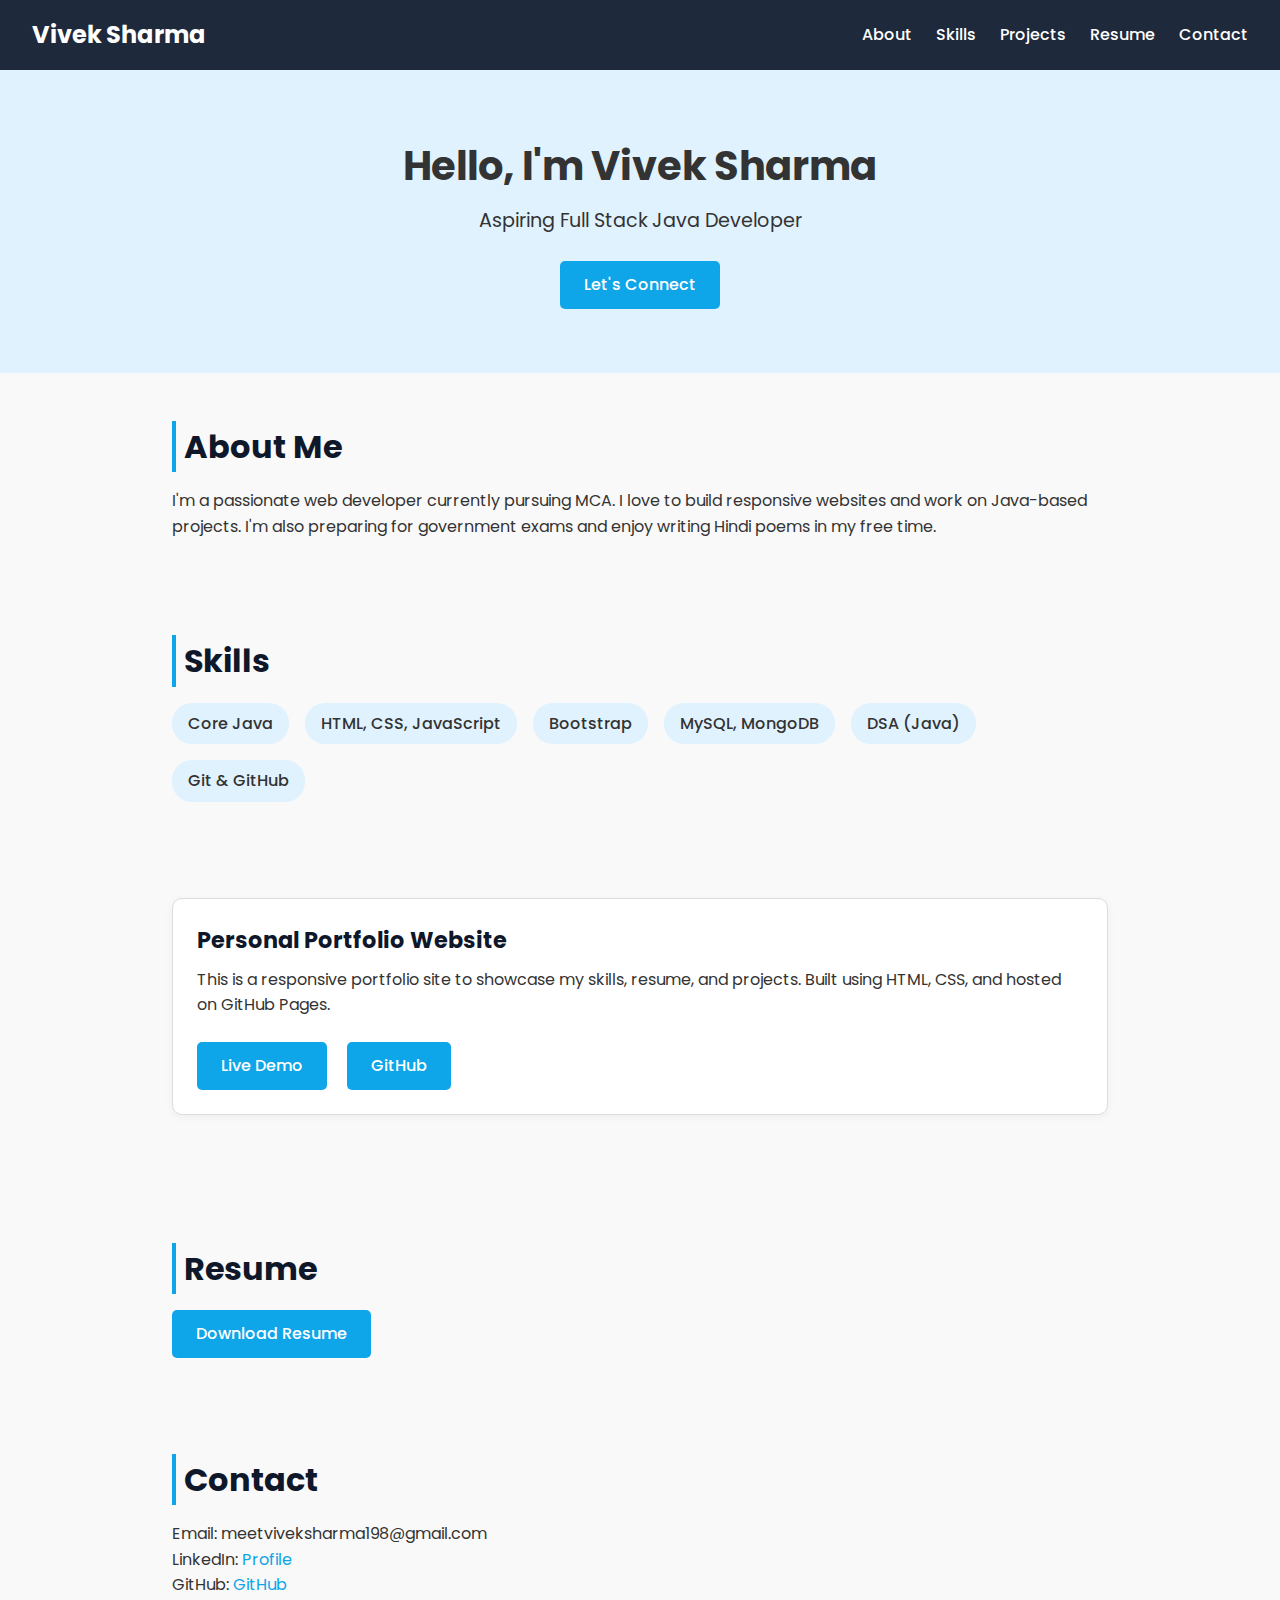
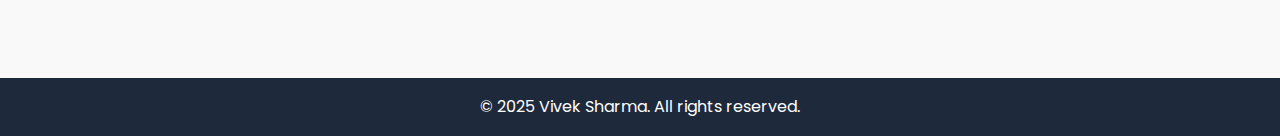
<file: Project 1/index.html>
<!DOCTYPE html>
<html lang="en">
  <head>
    <meta charset="UTF-8" />
    <meta name="viewport" content="width=device-width, initial-scale=1.0" />
    <title>Vivek Sharma | Portfolio</title>

    <!-- Google Fonts -->
    <link
      href="https://fonts.googleapis.com/css2?family=Poppins:wght@400;600&display=swap"
      rel="stylesheet"
    />

    <!-- CSS File -->
    <link rel="stylesheet" href="style.css" />
  </head>
  <body>
    <!-- Navbar -->
    <header>
      <nav class="navbar">
        <div class="logo">Vivek Sharma</div>
        <ul class="nav-links">
          <li><a href="#about">About</a></li>
          <li><a href="#skills">Skills</a></li>
          <li><a href="#projects">Projects</a></li>
          <li><a href="#resume">Resume</a></li>
          <li><a href="#contact">Contact</a></li>
        </ul>
      </nav>
    </header>

    <!-- Hero Section -->
    <section class="hero" id="home">
      <h1>Hello, I'm Vivek Sharma</h1>
      <p>Aspiring Full Stack Java Developer</p>
      <a
        href="https://www.linkedin.com/in/vivek-sharma-789465201/"
        class="btn"
        target="_blank"
        >Let's Connect</a
      >
    </section>

    <!-- About Section -->
    <section id="about" class="section">
      <h2>About Me</h2>
      <p>
        I'm a passionate web developer currently pursuing MCA. I love to build
        responsive websites and work on Java-based projects. I'm also preparing
        for government exams and enjoy writing Hindi poems in my free time.
      </p>
    </section>

    <!-- Skills Section -->
    <section id="skills" class="section">
      <h2>Skills</h2>
      <ul class="skills-list">
        <li>Core Java</li>
        <li>HTML, CSS, JavaScript</li>
        <li>Bootstrap</li>
        <li>MySQL, MongoDB</li>
        <li>DSA (Java)</li>
        <li>Git & GitHub</li>
      </ul>
    </section>

    <!-- Projects Section -->
    <section id="projects" class="section">
      <div class="project-card">
        <h3>Personal Portfolio Website</h3>
        <p>
          This is a responsive portfolio site to showcase my skills, resume, and
          projects. Built using HTML, CSS, and hosted on GitHub Pages.
        </p>
        <a href="https://your-live-project-link.com" target="_blank" class="btn"
          >Live Demo</a
        >
        <a
          href="https://github.com/yourusername/portfolio"
          target="_blank"
          class="btn"
          >GitHub</a
        >
      </div>
    </section>

    <!-- Resume Section -->
    <section id="resume" class="section">
      <h2>Resume</h2>
      <a href="assets/resume.pdf" class="btn" download>Download Resume</a>
    </section>

    <!-- Contact Section -->
    <section id="contact" class="section">
      <h2>Contact</h2>
      <p>Email: meetviveksharma198@gmail.com</p>
      <p>
        LinkedIn:
        <a
          href="https://www.linkedin.com/in/vivek-sharma-789465201/"
          target="_blank"
          >Profile</a
        >
      </p>
      <p>
        GitHub:
        <a href="https://github.com/vish202324" target="_blank">GitHub</a>
      </p>
    </section>

    <!-- Footer -->
    <footer>
      <p>© 2025 Vivek Sharma. All rights reserved.</p>
    </footer>
  </body>
</html>
</file>
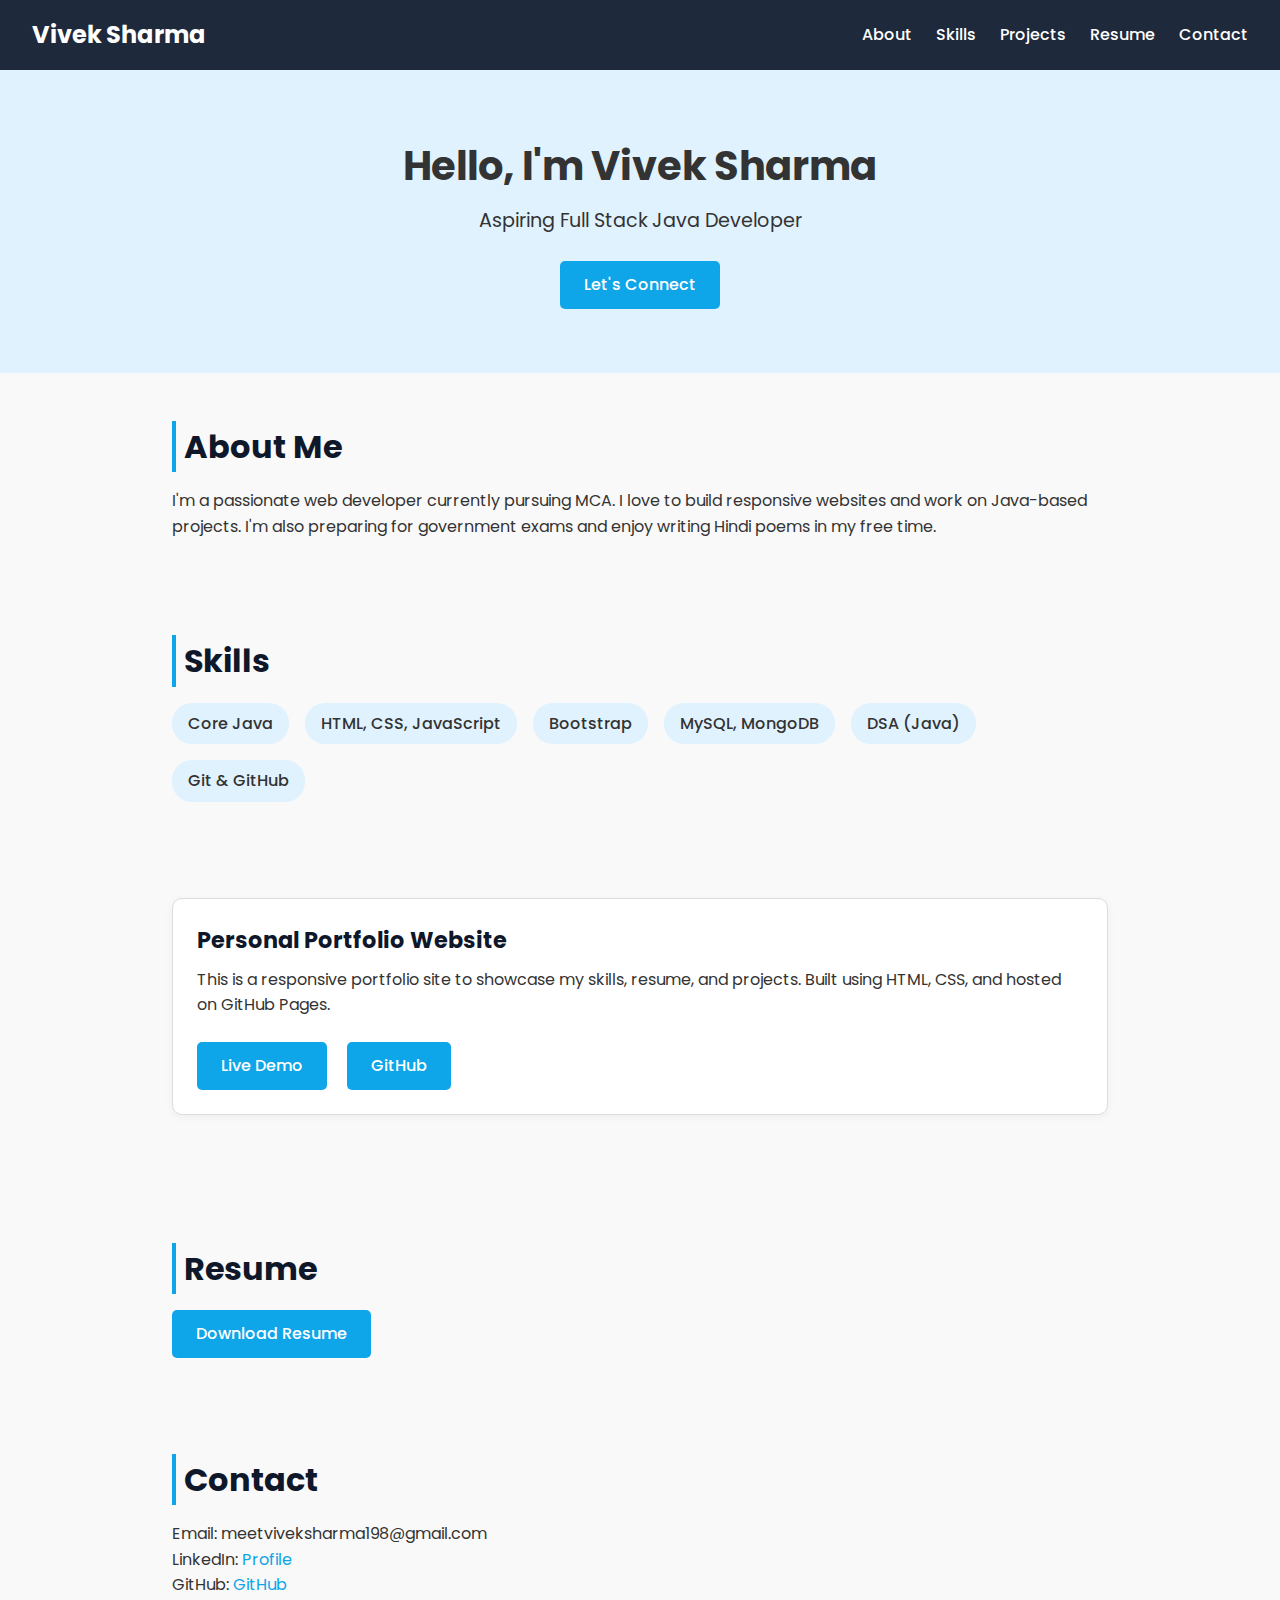
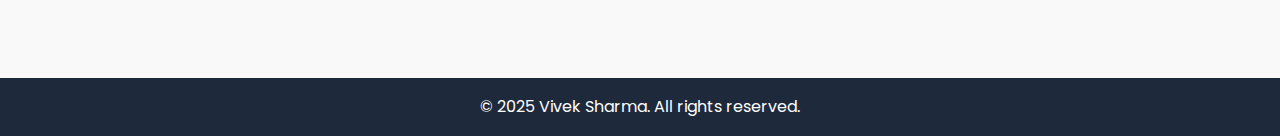
<file: Project_1/index.html>
<!DOCTYPE html>
<html lang="en">
  <head>
    <meta charset="UTF-8" />
    <meta name="viewport" content="width=device-width, initial-scale=1.0" />
    <title>Vivek Sharma | Portfolio</title>

    <!-- Google Fonts -->
    <link
      href="https://fonts.googleapis.com/css2?family=Poppins:wght@400;600&display=swap"
      rel="stylesheet"
    />

    <!-- CSS File -->
    <link rel="stylesheet" href="style.css" />
  </head>
  <body>
    <!-- Navbar -->
    <header>
      <nav class="navbar">
        <div class="logo">Vivek Sharma</div>

        <!-- Hamburger icon -->
        <div class="hamburger" id="hamburger">☰</div>

        <!-- Navigation Links -->
        <ul class="nav-links" id="nav-links">
          <li><a href="#about">About</a></li>
          <li><a href="#skills">Skills</a></li>
          <li><a href="#projects">Projects</a></li>
          <li><a href="#resume">Resume</a></li>
          <li><a href="#contact">Contact</a></li>
        </ul>
      </nav>
    </header>

    <!-- Hero Section -->
    <section class="hero" id="home">
      <h1>Hello, I'm Vivek Sharma</h1>
      <p>Aspiring Full Stack Java Developer</p>
      <a
        href="https://www.linkedin.com/in/vivek-sharma-789465201/"
        class="btn"
        target="_blank"
        >Let's Connect</a
      >
    </section>

    <!-- About Section -->
    <section id="about" class="section">
      <h2>About Me</h2>
      <p>
        I'm a passionate web developer currently pursuing MCA. I love to build
        responsive websites and work on Java-based projects. I'm also preparing
        for government exams and enjoy writing Hindi poems in my free time.
      </p>
    </section>

    <!-- Skills Section -->
    <section id="skills" class="section">
      <h2>Skills</h2>
      <ul class="skills-list">
        <li>Core Java</li>
        <li>HTML, CSS, JavaScript</li>
        <li>Bootstrap</li>
        <li>MySQL, MongoDB</li>
        <li>DSA (Java)</li>
        <li>Git & GitHub</li>
      </ul>
    </section>

    <!-- Projects Section -->
    <section id="projects" class="section">
      <div class="project-card">
        <h3>Personal Portfolio Website</h3>
        <p>
          This is a responsive portfolio site to showcase my skills, resume, and
          projects. Built using HTML, CSS, and hosted on GitHub Pages.
        </p>
        <a href="https://your-live-project-link.com" target="_blank" class="btn"
          >Live Demo</a
        >
        <a
          href="https://github.com/yourusername/portfolio"
          target="_blank"
          class="btn"
          >GitHub</a
        >
      </div>
    </section>

    <!-- Resume Section -->
    <section id="resume" class="section">
      <h2>Resume</h2>
      <a href="assets/resume.pdf" class="btn" download>Download Resume</a>
    </section>

    <!-- Contact Section -->
    <section id="contact" class="section">
      <h2>Contact</h2>
      <p>Email: meetviveksharma198@gmail.com</p>
      <p>
        LinkedIn:
        <a
          href="https://www.linkedin.com/in/vivek-sharma-789465201/"
          target="_blank"
          >Profile</a
        >
      </p>
      <p>
        GitHub:
        <a href="https://github.com/vish202324" target="_blank">GitHub</a>
      </p>
    </section>

    <!-- Footer -->
    <footer>
      <p>© 2025 Vivek Sharma. All rights reserved.</p>
    </footer>
    <script src="script.js"></script>
  </body>
</html>
</file>
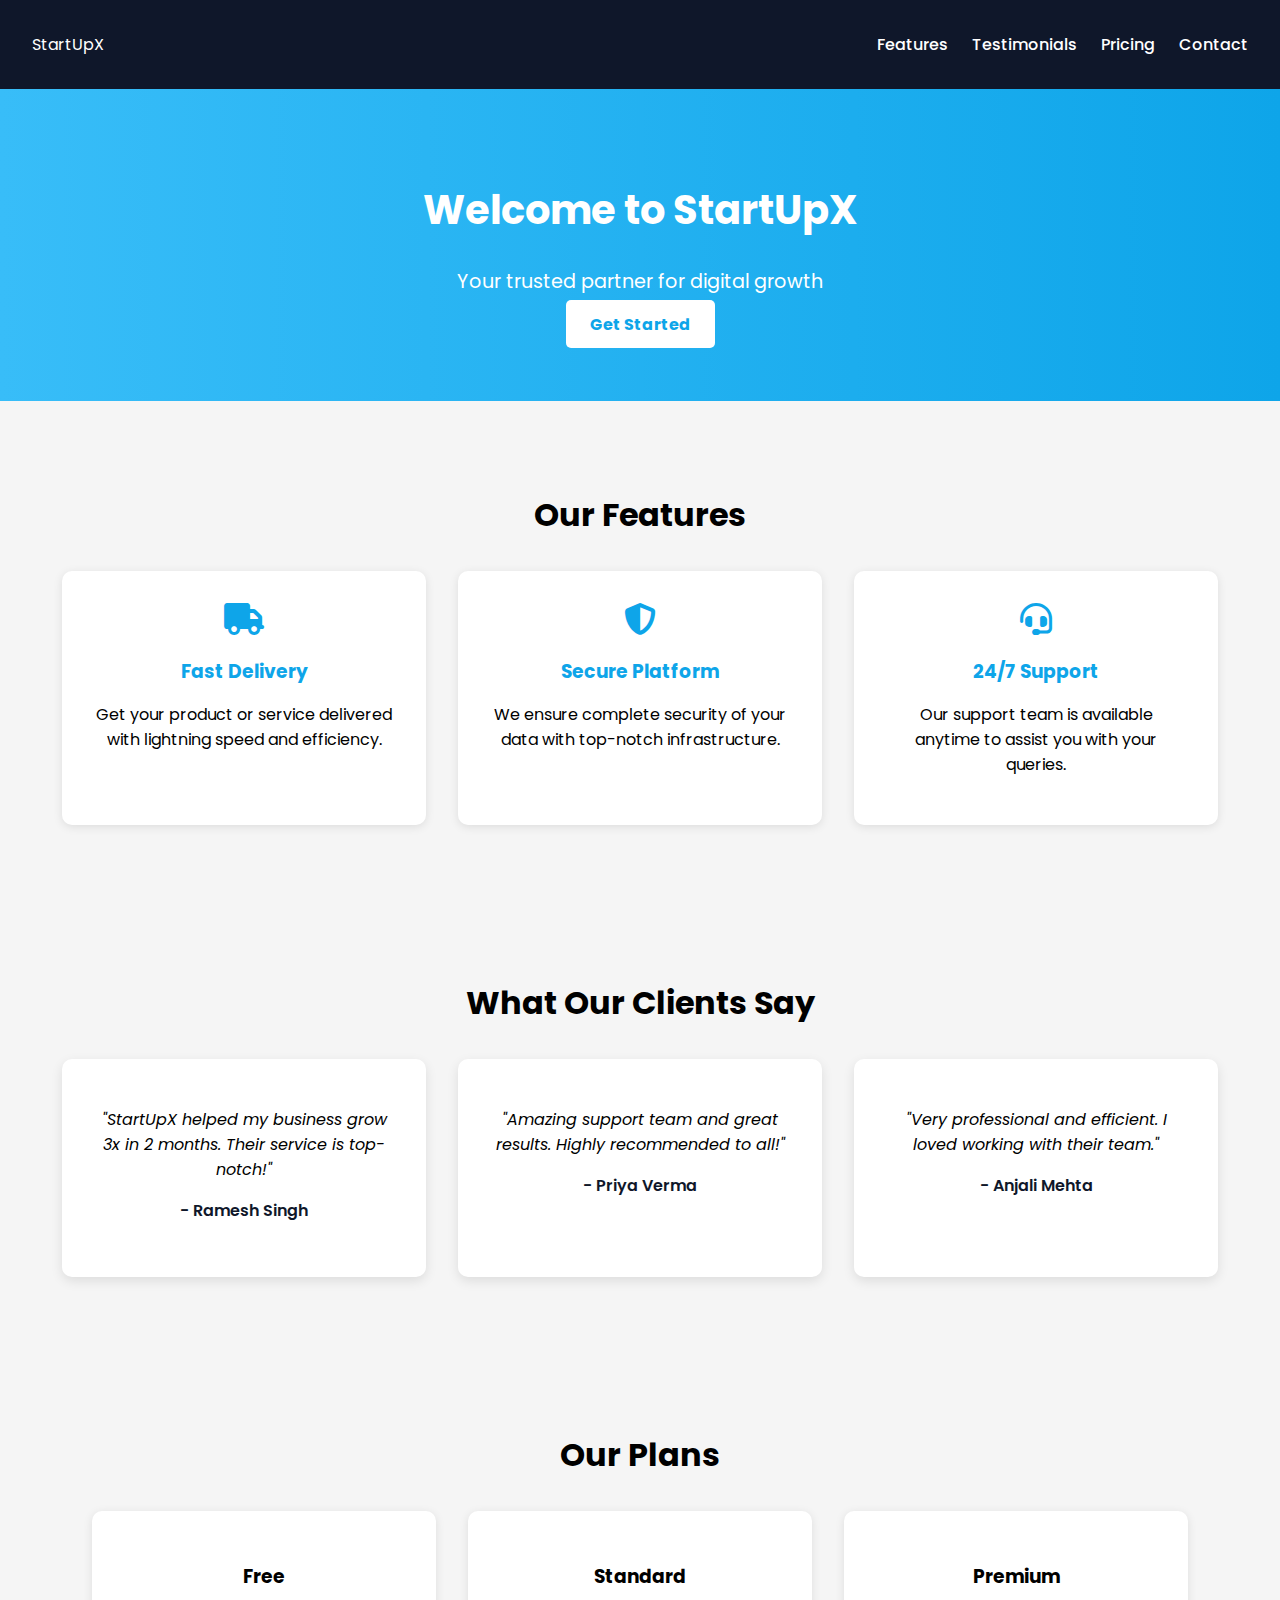
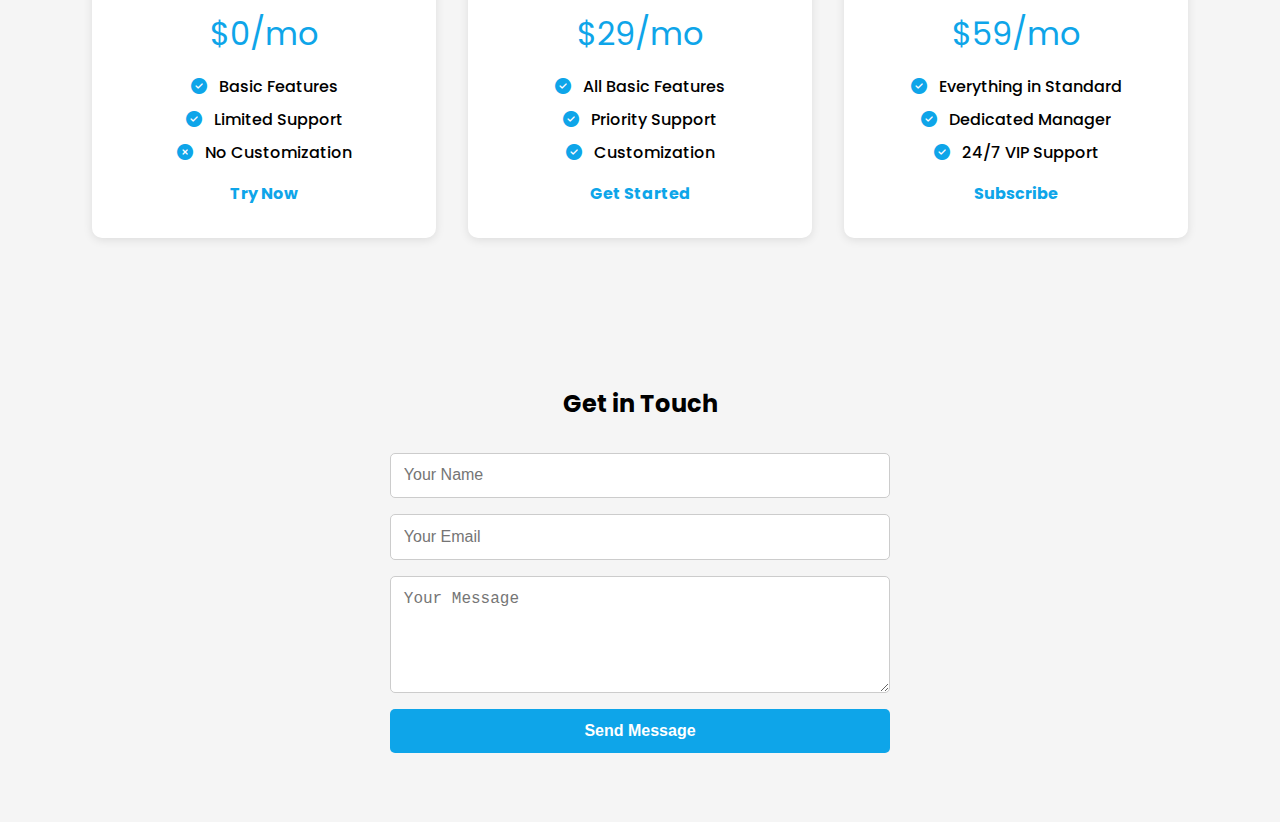
<file: Project_2/index.html>
<!DOCTYPE html>
<html lang="en">
  <head>
    <meta charset="UTF-8" />
    <meta name="viewport" content="width=device-width, initial-scale=1.0" />
    <title>StartUpX | Landing Page</title>
    <link rel="stylesheet" href="style.css" />
    <link
      href="https://fonts.googleapis.com/css2?family=Poppins&display=swap"
      rel="stylesheet"
    />
    <!-- Font Awesome CDN -->
    <link
      rel="stylesheet"
      href="https://cdnjs.cloudflare.com/ajax/libs/font-awesome/6.5.0/css/all.min.css"
    />
  </head>
  <body>
    <header class="navbar">
      <div class="logo">StartUpX</div>

      <!-- Hamburger icon -->
      <div class="hamburger" id="hamburger">
        <i class="fas fa-bars"></i>
      </div>

      <!-- Navigation -->
      <nav>
        <ul class="nav-links" id="nav-links">
          <li><a href="#features">Features</a></li>
          <li><a href="#testimonials">Testimonials</a></li>
          <li><a href="#pricing">Pricing</a></li>
          <li><a href="#contact">Contact</a></li>
        </ul>
      </nav>
    </header>

    <!-- Hero Section -->
    <section class="hero">
      <h1>Welcome to StartUpX</h1>
      <p>Your trusted partner for digital growth</p>
      <a href="#contact" class="btn">Get Started</a>
    </section>

    <!-- Features Section -->
    <section id="features" class="section features">
      <h2>Our Features</h2>
      <div class="feature-cards">
        <div class="feature-card">
          <i class="fas fa-truck fa-2x" style="color: #0ea5e9"></i>
          <h3>Fast Delivery</h3>
          <p>
            Get your product or service delivered with lightning speed and
            efficiency.
          </p>
        </div>
        <div class="feature-card">
          <i class="fas fa-shield-alt fa-2x" style="color: #0ea5e9"></i>
          <h3>Secure Platform</h3>
          <p>
            We ensure complete security of your data with top-notch
            infrastructure.
          </p>
        </div>
        <div class="feature-card">
          <i class="fas fa-headset fa-2x" style="color: #0ea5e9"></i>
          <h3>24/7 Support</h3>
          <p>
            Our support team is available anytime to assist you with your
            queries.
          </p>
        </div>
      </div>
    </section>

    <!-- Testimonials Section -->
    <section id="testimonials" class="section testimonials">
      <h2>What Our Clients Say</h2>
      <div class="testimonial-cards">
        <div class="testimonial-card">
          <p>
            "StartUpX helped my business grow 3x in 2 months. Their service is
            top-notch!"
          </p>
          <h4>- Ramesh Singh</h4>
        </div>
        <div class="testimonial-card">
          <p>
            "Amazing support team and great results. Highly recommended to all!"
          </p>
          <h4>- Priya Verma</h4>
        </div>
        <div class="testimonial-card">
          <p>
            "Very professional and efficient. I loved working with their team."
          </p>
          <h4>- Anjali Mehta</h4>
        </div>
      </div>
    </section>

    <!-- Pricing Section -->
    <section id="pricing" class="section pricing">
      <h2>Our Plans</h2>
      <div class="pricing-cards">
        <div class="pricing-card">
          <h3>Free</h3>
          <p class="price">$0<span>/mo</span></p>
          <ul>
            <li><i class="fas fa-check-circle"></i> Basic Features</li>
            <li><i class="fas fa-check-circle"></i> Limited Support</li>
            <li><i class="fas fa-times-circle"></i> No Customization</li>
          </ul>
          <a href="#" class="btn">Try Now</a>
        </div>

        <div class="pricing-card">
          <h3>Standard</h3>
          <p class="price">$29<span>/mo</span></p>
          <ul>
            <li><i class="fas fa-check-circle"></i> All Basic Features</li>
            <li><i class="fas fa-check-circle"></i> Priority Support</li>
            <li><i class="fas fa-check-circle"></i> Customization</li>
          </ul>
          <a href="#" class="btn">Get Started</a>
        </div>

        <div class="pricing-card">
          <h3>Premium</h3>
          <p class="price">$59<span>/mo</span></p>
          <ul>
            <li><i class="fas fa-check-circle"></i> Everything in Standard</li>
            <li><i class="fas fa-check-circle"></i> Dedicated Manager</li>
            <li><i class="fas fa-check-circle"></i> 24/7 VIP Support</li>
          </ul>
          <a href="#" class="btn">Subscribe</a>
        </div>
      </div>
    </section>

    <!-- Contact Section -->
    <section id="contact" class="section contact">
      <h2>Get in Touch</h2>
      <form class="contact-form">
        <input type="text" placeholder="Your Name" required />
        <input type="email" placeholder="Your Email" required />
        <textarea placeholder="Your Message" rows="5" required></textarea>
        <button type="submit" class="btn">Send Message</button>
      </form>
    </section>

    <!-- Script -->
    <script>
      const hamburger = document.getElementById("hamburger");
      const navLinks = document.getElementById("nav-links");

      hamburger.addEventListener("click", () => {
        navLinks.classList.toggle("active");
      });
    </script>
  </body>
</html>
</file>
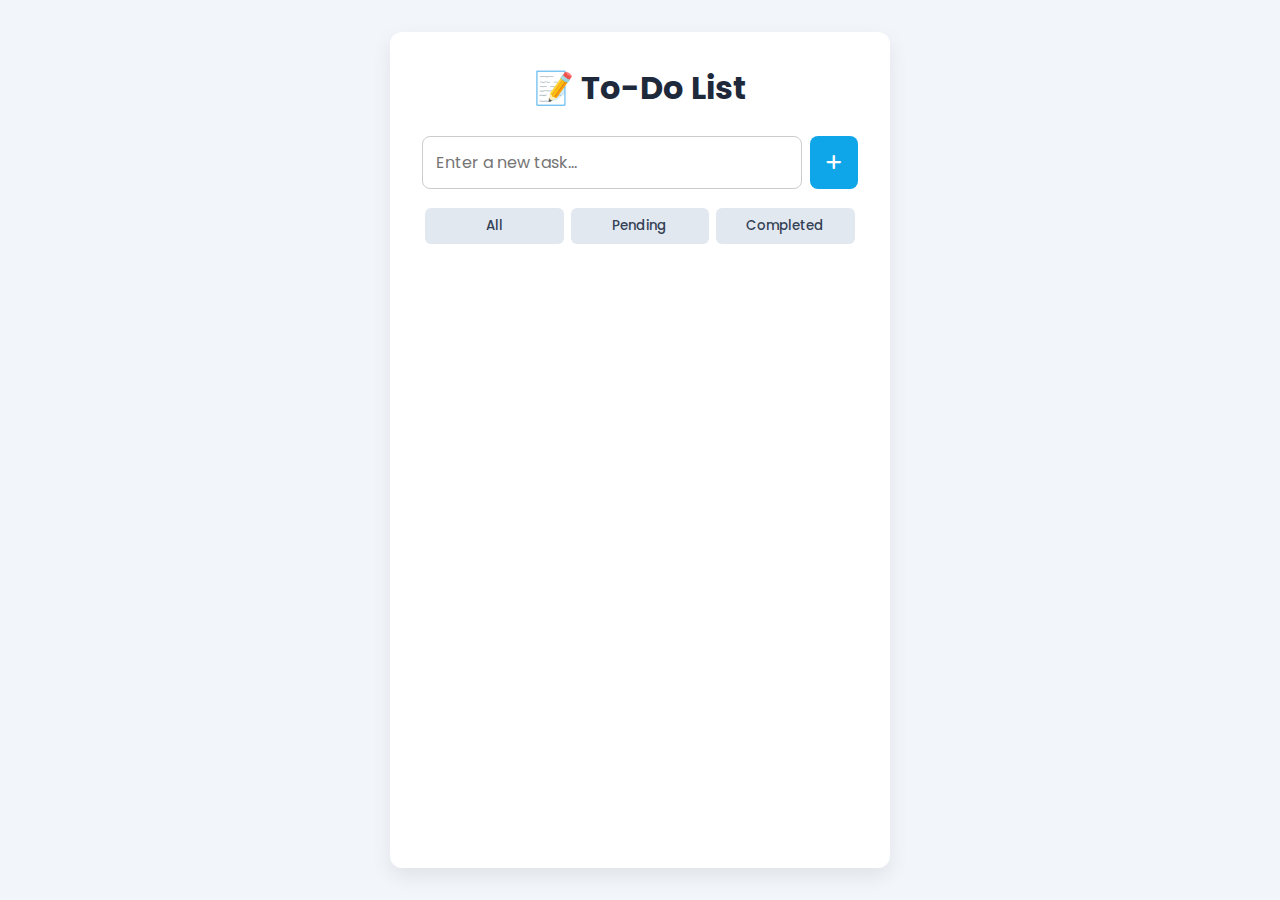
<file: Project_4/index.html>
<!DOCTYPE html>
<html lang="en">
  <head>
    <meta charset="UTF-8" />
    <meta name="viewport" content="width=device-width, initial-scale=1.0" />
    <title>To-Do List App</title>

    <!-- Google Fonts -->
    <link
      href="https://fonts.googleapis.com/css2?family=Poppins&display=swap"
      rel="stylesheet"
    />

    <!-- Font Awesome for icons -->
    <link
      rel="stylesheet"
      href="https://cdnjs.cloudflare.com/ajax/libs/font-awesome/6.5.0/css/all.min.css"
    />

    <link rel="stylesheet" href="style.css" />
  </head>
  <body>
    <div class="container">
      <h1>📝 To-Do List</h1>

      <div class="input-section">
        <input type="text" id="task-input" placeholder="Enter a new task..." />
        <button onclick="addTask()"><i class="fas fa-plus"></i></button>
      </div>

      <div class="filter-section">
        <button onclick="filterTasks('all')">All</button>
        <button onclick="filterTasks('pending')">Pending</button>
        <button onclick="filterTasks('completed')">Completed</button>
      </div>

      <ul id="task-list"></ul>
    </div>

    <script src="script.js"></script>
  </body>
</html>
</file>
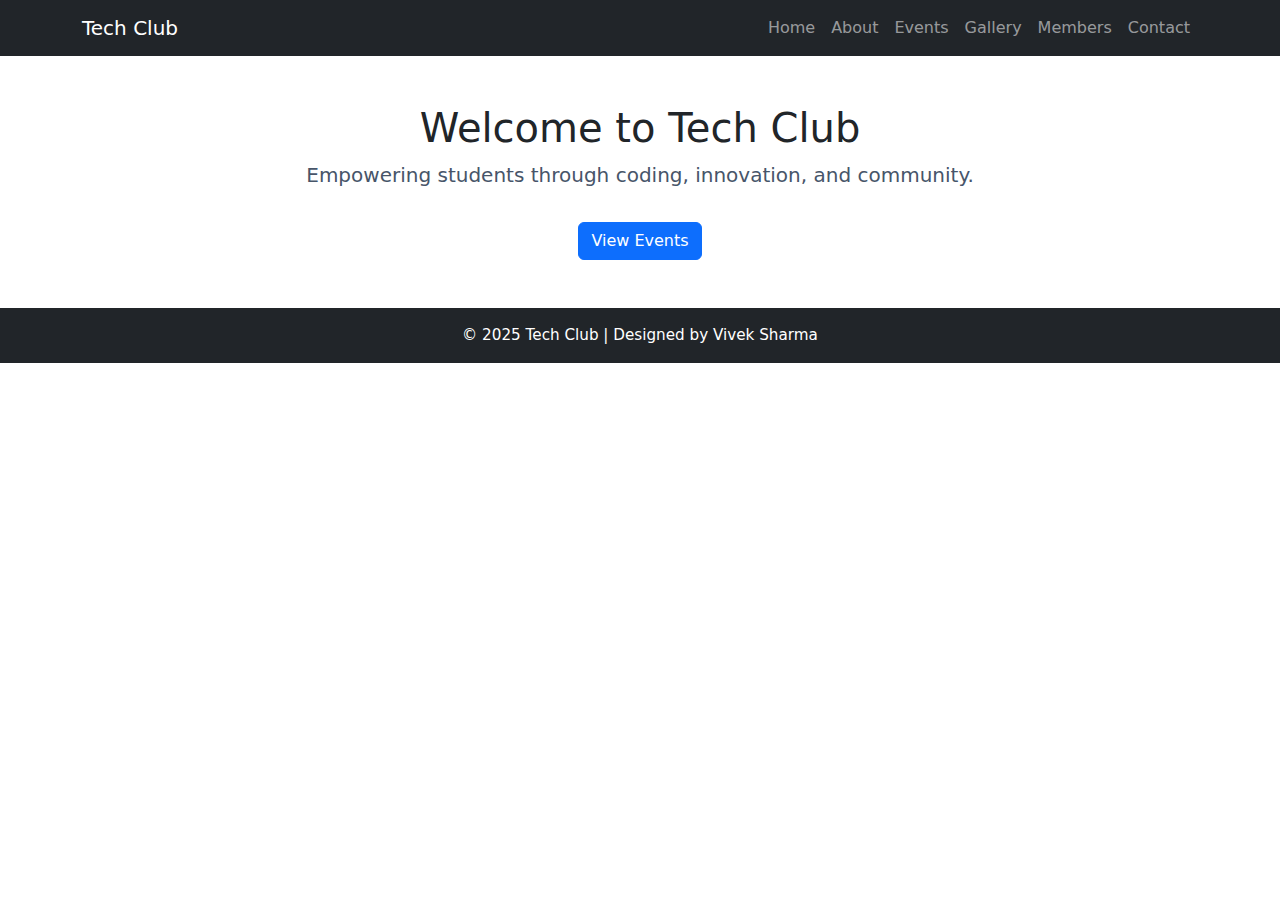
<file: Project_6/index.html>
<!DOCTYPE html>
<html lang="en">
  <head>
    <meta charset="UTF-8" />
    <meta name="viewport" content="width=device-width, initial-scale=1.0" />
    <title>Home | Tech Club</title>
    <link rel="stylesheet" href="style.css" />
    <link
      href="https://cdn.jsdelivr.net/npm/bootstrap@5.3.0/dist/css/bootstrap.min.css"
      rel="stylesheet"
    />
  </head>
  <body>
    <div id="nav-placeholder"></div>
    <section class="py-5 text-center">
      <div class="container">
        <h1>Welcome to Tech Club</h1>
        <p class="lead">
          Empowering students through coding, innovation, and community.
        </p>
        <a href="events.html" class="btn btn-primary mt-3">View Events</a>
      </div>
    </section>
    <div id="footer-placeholder"></div>
    <script src="https://cdn.jsdelivr.net/npm/bootstrap@5.3.0/dist/js/bootstrap.bundle.min.js"></script>
    <script>
      fetch("navbar.html")
        .then((res) => res.text())
        .then(
          (data) =>
            (document.getElementById("nav-placeholder").innerHTML = data)
        );
      fetch("footer.html")
        .then((res) => res.text())
        .then(
          (data) =>
            (document.getElementById("footer-placeholder").innerHTML = data)
        );
    </script>
  </body>
</html>
</file>
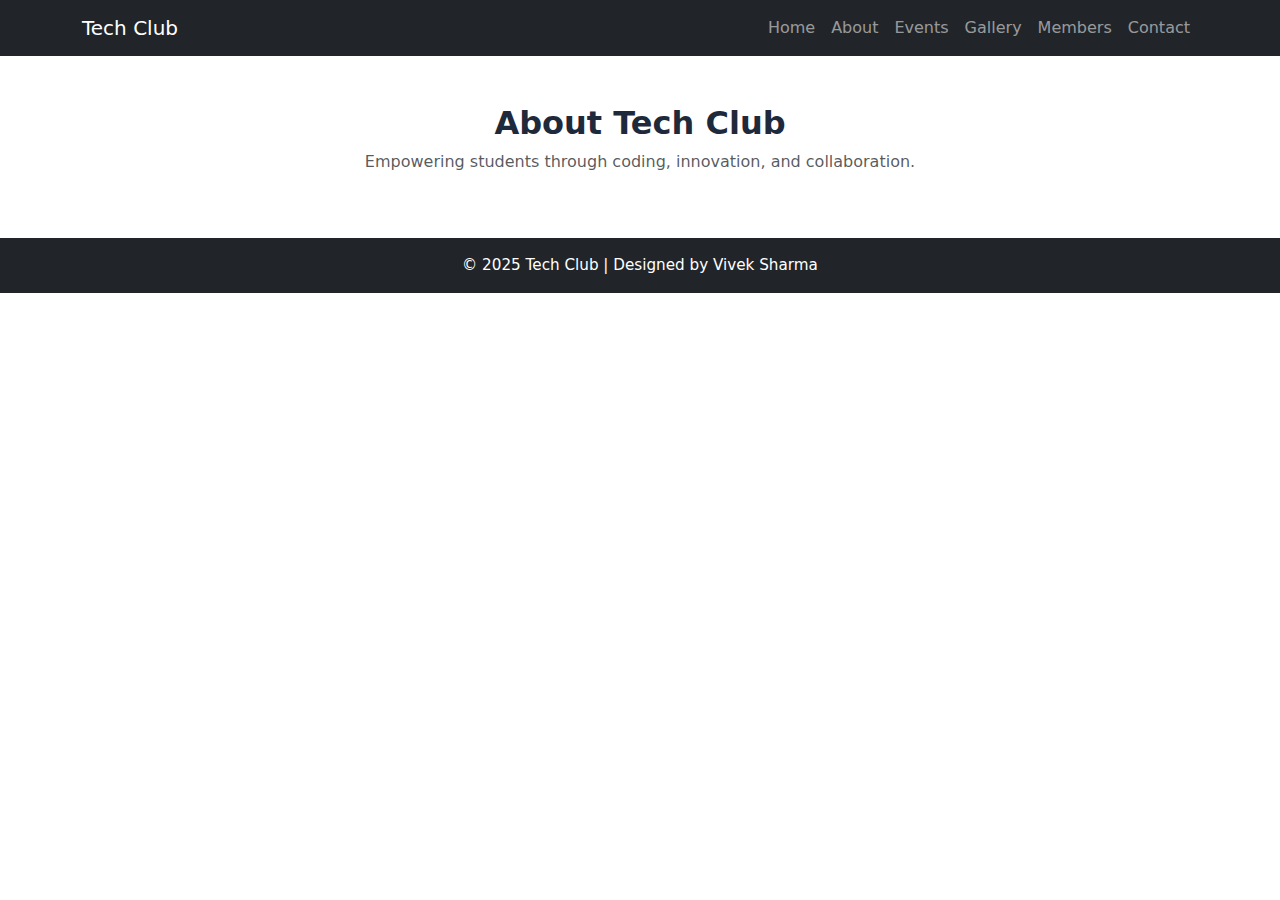
<file: Project_6/about.html>
<!DOCTYPE html>
<html lang="en">
<head>
  <meta charset="UTF-8">
  <meta name="viewport" content="width=device-width, initial-scale=1.0">
  <title>About | Tech Club</title>
  <link rel="stylesheet" href="style.css">
  <link href="https://cdn.jsdelivr.net/npm/bootstrap@5.3.0/dist/css/bootstrap.min.css" rel="stylesheet">
</head>
<body>
  <div id="nav-placeholder"></div>
  <section class="py-5 text-center">
    <div class="container">
      <h2>About Tech Club</h2>
      <p class="text-muted">Empowering students through coding, innovation, and collaboration.</p>
    </div>
  </section>
  <div id="footer-placeholder"></div>
  <script>
    fetch("navbar.html").then(res => res.text()).then(data => document.getElementById("nav-placeholder").innerHTML = data);
    fetch("footer.html").then(res => res.text()).then(data => document.getElementById("footer-placeholder").innerHTML = data);
  </script>
</body>
</html>
</file>
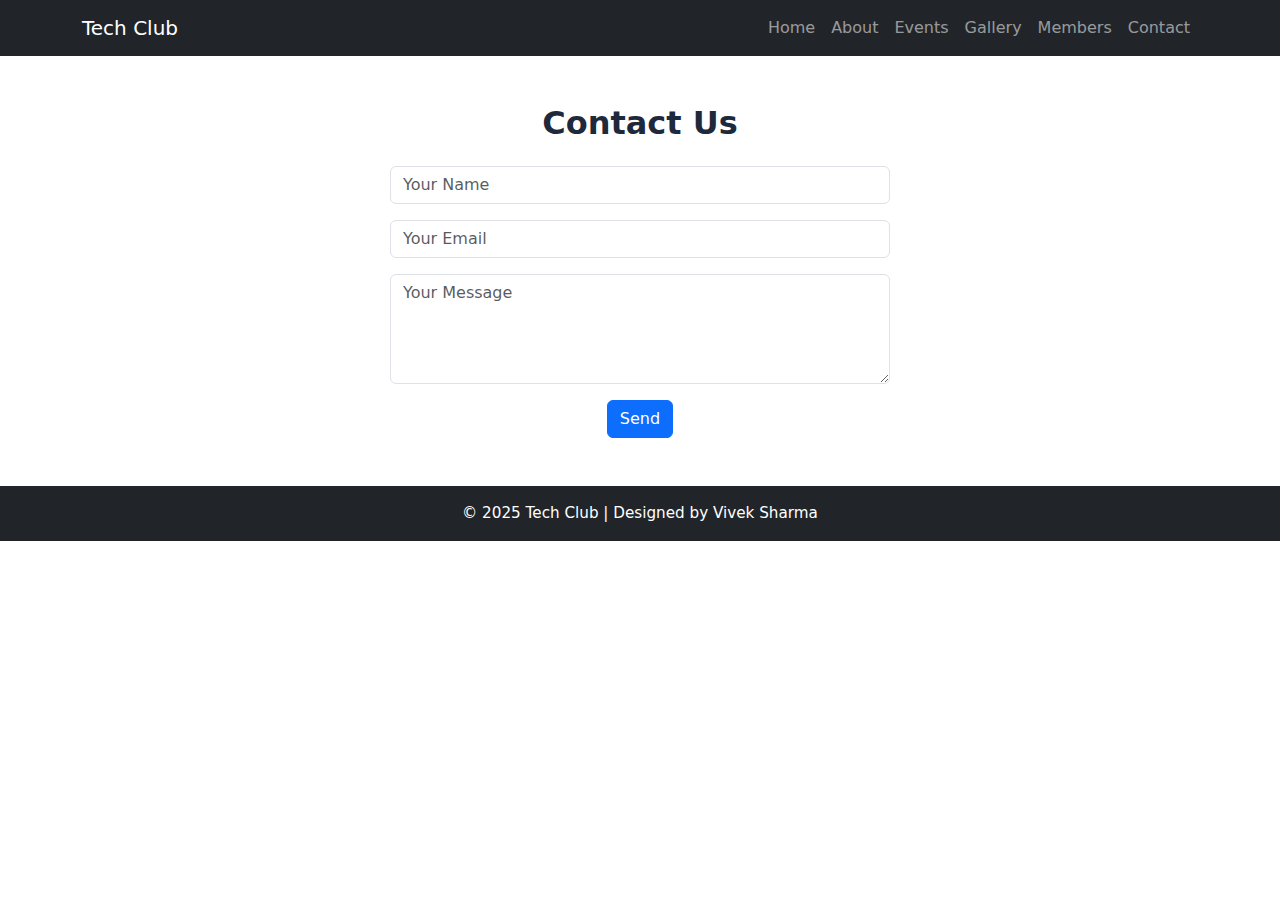
<file: Project_6/contact.html>
<!DOCTYPE html>
<html lang="en">
<head>
  <meta charset="UTF-8">
  <meta name="viewport" content="width=device-width, initial-scale=1.0">
  <title>Contact | Tech Club</title>
  <link rel="stylesheet" href="style.css">
  <link href="https://cdn.jsdelivr.net/npm/bootstrap@5.3.0/dist/css/bootstrap.min.css" rel="stylesheet">
</head>
<body>
  <div id="nav-placeholder"></div>
  <section class="py-5 text-center">
    <div class="container">
      <h2>Contact Us</h2>
      <form class="mt-4 mx-auto" style="max-width: 500px;">
        <input type="text" class="form-control mb-3" placeholder="Your Name" required>
        <input type="email" class="form-control mb-3" placeholder="Your Email" required>
        <textarea class="form-control mb-3" rows="4" placeholder="Your Message" required></textarea>
        <button type="submit" class="btn btn-primary">Send</button>
      </form>
    </div>
  </section>
  <div id="footer-placeholder"></div>
  <script>
    fetch("navbar.html").then(res => res.text()).then(data => document.getElementById("nav-placeholder").innerHTML = data);
    fetch("footer.html").then(res => res.text()).then(data => document.getElementById("footer-placeholder").innerHTML = data);
  </script>
</body>
</html>
</file>
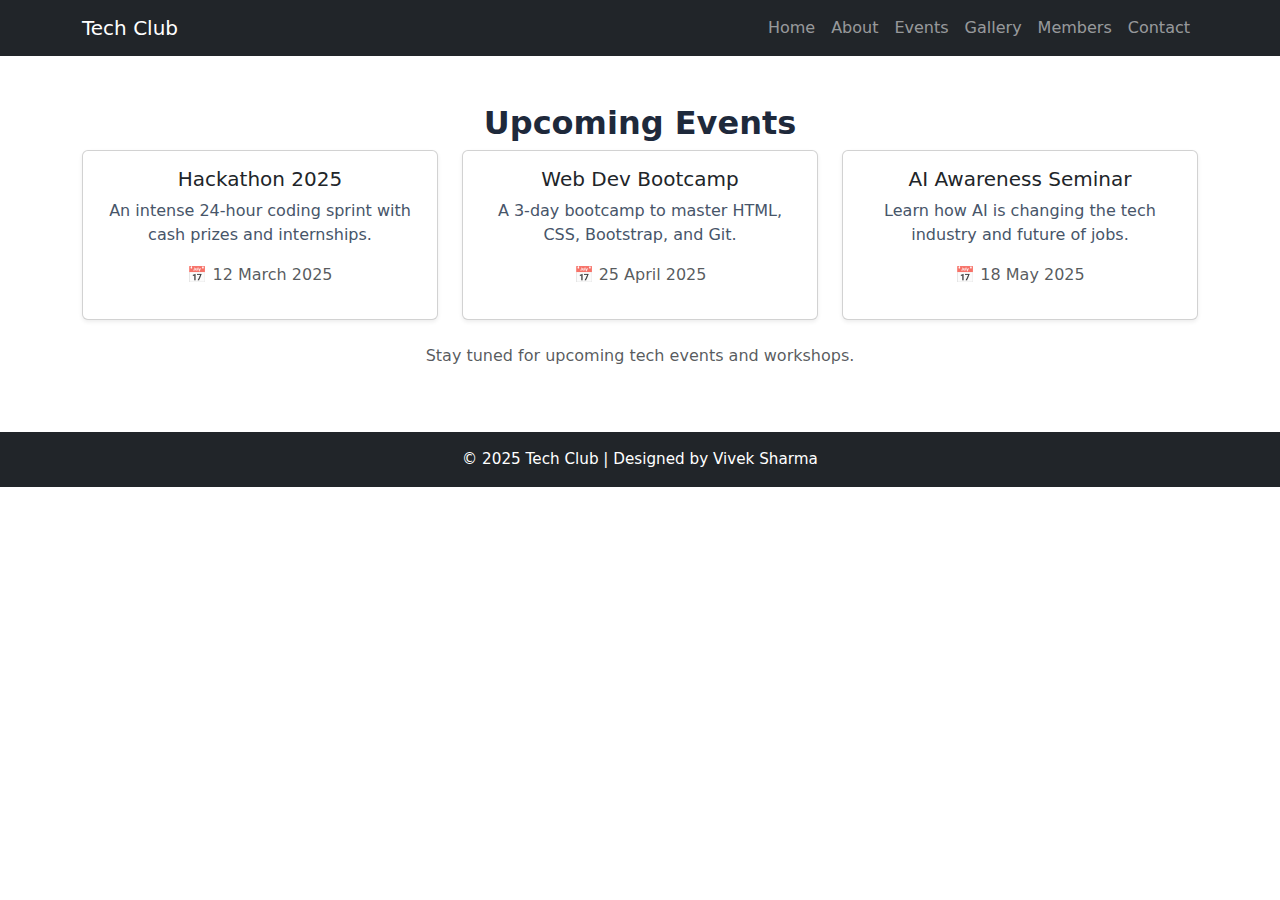
<file: Project_6/events.html>
<!DOCTYPE html>
<html lang="en">
  <head>
    <meta charset="UTF-8" />
    <meta name="viewport" content="width=device-width, initial-scale=1.0" />
    <title>Events | Tech Club</title>
    <link rel="stylesheet" href="style.css" />
    <link
      href="https://cdn.jsdelivr.net/npm/bootstrap@5.3.0/dist/css/bootstrap.min.css"
      rel="stylesheet"
    />
  </head>
  <body>
    <div id="nav-placeholder"></div>
    <section class="py-5 text-center">
      <div class="container">
        <h2>Upcoming Events</h2>
        <!-- 3 Bootstrap Cards -->
        <div class="row">
          <div class="col-md-4 mb-4">
            <div class="card shadow-sm">
              <div class="card-body">
                <h5 class="card-title">Hackathon 2025</h5>
                <p class="card-text">
                  An intense 24-hour coding sprint with cash prizes and
                  internships.
                </p>
                <p class="text-muted">📅 12 March 2025</p>
              </div>
            </div>
          </div>
          <div class="col-md-4 mb-4">
            <div class="card shadow-sm">
              <div class="card-body">
                <h5 class="card-title">Web Dev Bootcamp</h5>
                <p class="card-text">
                  A 3-day bootcamp to master HTML, CSS, Bootstrap, and Git.
                </p>
                <p class="text-muted">📅 25 April 2025</p>
              </div>
            </div>
          </div>
          <div class="col-md-4 mb-4">
            <div class="card shadow-sm">
              <div class="card-body">
                <h5 class="card-title">AI Awareness Seminar</h5>
                <p class="card-text">
                  Learn how AI is changing the tech industry and future of jobs.
                </p>
                <p class="text-muted">📅 18 May 2025</p>
              </div>
            </div>
          </div>
        </div>

        <p class="text-muted">
          Stay tuned for upcoming tech events and workshops.
        </p>
      </div>
    </section>
    <div id="footer-placeholder"></div>
    <script>
      fetch("navbar.html")
        .then((res) => res.text())
        .then(
          (data) =>
            (document.getElementById("nav-placeholder").innerHTML = data)
        );
      fetch("footer.html")
        .then((res) => res.text())
        .then(
          (data) =>
            (document.getElementById("footer-placeholder").innerHTML = data)
        );
    </script>
  </body>
</html>
</file>
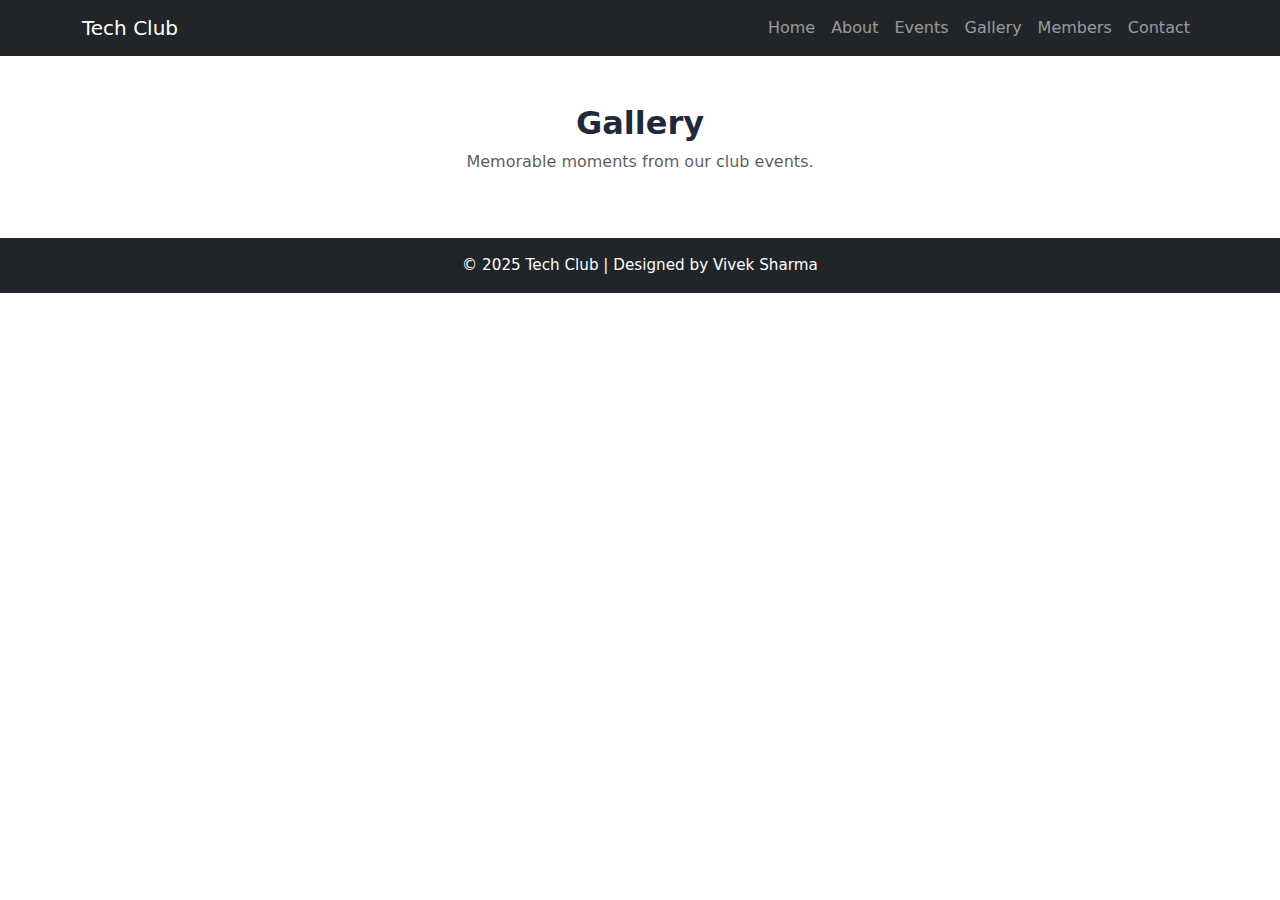
<file: Project_6/gallery.html>
<!DOCTYPE html>
<html lang="en">
<head>
  <meta charset="UTF-8">
  <meta name="viewport" content="width=device-width, initial-scale=1.0">
  <title>Gallery | Tech Club</title>
  <link rel="stylesheet" href="style.css">
  <link href="https://cdn.jsdelivr.net/npm/bootstrap@5.3.0/dist/css/bootstrap.min.css" rel="stylesheet">
</head>
<body>
  <div id="nav-placeholder"></div>
  <section class="py-5 text-center">
    <div class="container">
      <h2>Gallery</h2>
      <p class="text-muted">Memorable moments from our club events.</p>
    </div>
  </section>
  <div id="footer-placeholder"></div>
  <script>
    fetch("navbar.html").then(res => res.text()).then(data => document.getElementById("nav-placeholder").innerHTML = data);
    fetch("footer.html").then(res => res.text()).then(data => document.getElementById("footer-placeholder").innerHTML = data);
  </script>
</body>
</html>
</file>
<file: Project_2/style.css>
body {
  margin: 0;
  font-family: "Poppins", sans-serif;
  background: #f5f5f5;
}

.navbar {
  display: flex;
  justify-content: space-between;
  align-items: center;
  padding: 1rem 2rem;
  background-color: #0f172a;
  color: white;
  position: sticky;
  top: 0;
  z-index: 1000;
}

.nav-links {
  display: flex;
  gap: 1.5rem;
  list-style: none;
}

.nav-links a {
  color: white;
  text-decoration: none;
  font-weight: 500;
}

.nav-links a:hover {
  color: #38bdf8;
}

.hero {
  text-align: center;
  padding: 4rem 2rem;
  background: linear-gradient(to right, #38bdf8, #0ea5e9);
  color: white;
}

.hero h1 {
  font-size: 2.5rem;
}

.hero p {
  font-size: 1.2rem;
  margin-bottom: 1rem;
}

.btn {
  padding: 0.8rem 1.5rem;
  background-color: white;
  color: #0ea5e9;
  border: none;
  border-radius: 5px;
  text-decoration: none;
  font-weight: bold;
}

.btn:hover {
  background-color: #e0f7ff;
}

.section {
  padding: 4rem 2rem;
  text-align: center;
}

.features h2 {
  font-size: 2rem;
  margin-bottom: 2rem;
}

.feature-cards {
  display: flex;
  justify-content: center;
  gap: 2rem;
  flex-wrap: wrap;
}

.feature-card {
  background: white;
  padding: 2rem;
  border-radius: 10px;
  box-shadow: 0 2px 10px rgba(0, 0, 0, 0.1);
  width: 300px;
  transition: transform 0.3s ease;
}

.feature-card:hover {
  transform: translateY(-5px);
}

.feature-card h3 {
  margin-bottom: 0.5rem;
  color: #0ea5e9;
}

.testimonials h2 {
  font-size: 2rem;
  margin-bottom: 2rem;
}

.testimonial-cards {
  display: flex;
  justify-content: center;
  flex-wrap: wrap;
  gap: 2rem;
}

.testimonial-card {
  background-color: #ffffff;
  padding: 2rem;
  border-radius: 10px;
  width: 300px;
  box-shadow: 0 4px 12px rgba(0, 0, 0, 0.1);
  font-style: italic;
  transition: transform 0.3s ease;
}

.testimonial-card:hover {
  transform: scale(1.03);
}

.testimonial-card h4 {
  margin-top: 1rem;
  color: #0f172a;
  font-weight: 600;
  font-style: normal;
}

.hamburger {
  display: none;
}

/* Responsive: Show hamburger on small screens */
@media (max-width: 768px) {
  .hamburger {
    display: block;
    font-size: 1.8rem;
    color: white;
    cursor: pointer;
    position: absolute;
    right: 2rem; /* 👈 Force it to right side */
    top: 50%;
    transform: translateY(-50%);
  }

  .nav-links {
    display: none;
    flex-direction: column;
    background: #0f172a;
    position: absolute;
    top: 60px;
    right: 20px;
    padding: 1rem;
    border-radius: 8px;
  }

  .nav-links.active {
    display: flex;
  }

  .nav-links li {
    margin: 0.5rem 0;
  }
}

.pricing h2 {
  font-size: 2rem;
  margin-bottom: 2rem;
}

.pricing-cards {
  display: flex;
  justify-content: center;
  gap: 2rem;
  flex-wrap: wrap;
}

.pricing-card {
  background-color: white;
  padding: 2rem;
  border-radius: 10px;
  box-shadow: 0 2px 10px rgba(0, 0, 0, 0.1);
  width: 280px;
  text-align: center;
  transition: transform 0.3s ease;
}

.pricing-card:hover {
  transform: translateY(-5px);
}

.pricing-card .price {
  font-size: 2rem;
  margin: 1rem 0;
  color: #0ea5e9;
}

.pricing-card ul {
  list-style: none;
  padding: 0;
  margin-bottom: 1rem;
}

.pricing-card ul li {
  margin: 0.5rem 0;
  font-weight: 500;
}

.pricing-card i {
  color: #0ea5e9;
  margin-right: 0.5rem;
}

.contact h2 {
  margin-bottom: 2rem;
}

.contact-form {
  display: flex;
  flex-direction: column;
  gap: 1rem;
  max-width: 500px;
  margin: auto;
}

.contact-form input,
.contact-form textarea {
  padding: 0.8rem;
  border: 1px solid #ccc;
  border-radius: 5px;
  font-size: 1rem;
}

.contact-form button {
  background-color: #0ea5e9;
  color: white;
  border: none;
  padding: 0.8rem;
  border-radius: 5px;
  font-size: 1rem;
  cursor: pointer;
  transition: background 0.3s ease;
}

.contact-form button:hover {
  background-color: #0369a1;
}
</file>
<file: Project_6/style.css>
body {
  font-family: 'Poppins', sans-serif;
  scroll-behavior: smooth;
}
.navbar-nav .nav-link:hover,
.navbar-nav .nav-link.active {
  color: #0ea5e9 !important;
}
section h2 {
  font-weight: 600;
  color: #1e293b;
}
section p {
  color: #475569;
}
.btn-primary {
  background-color: #0ea5e9;
  border: none;
}
.btn-primary:hover {
  background-color: #0284c7;
}
footer {
  font-size: 0.95rem;
}
</file>
<file: Project 1/style.css>
/* Reset and Base Styles */
* {
  margin: 0;
  padding: 0;
  box-sizing: border-box;
  font-family: "Poppins", sans-serif;
}

body {
  background-color: #f9f9f9;
  color: #333;
  line-height: 1.6;
}

/* Navbar */
.navbar {
  display: flex;
  justify-content: space-between;
  align-items: center;
  background-color: #1e293b;
  color: #fff;
  padding: 1rem 2rem;
  flex-wrap: wrap;
}

.logo {
  font-size: 1.5rem;
  font-weight: bold;
}

.nav-links {
  list-style: none;
  display: flex;
  gap: 1.5rem;
}

.nav-links a {
  color: #fff;
  text-decoration: none;
  font-weight: 500;
  transition: color 0.3s ease;
}

.nav-links a:hover {
  color: #38bdf8;
}

/* Hero Section */
.hero {
  text-align: center;
  padding: 4rem 2rem;
  background: #e0f2fe;
}

.hero h1 {
  font-size: 2.5rem;
  margin-bottom: 0.5rem;
}

.hero p {
  font-size: 1.2rem;
  margin-bottom: 1.5rem;
}

.btn {
  display: inline-block;
  background-color: #0ea5e9;
  color: white;
  padding: 0.7rem 1.5rem;
  text-decoration: none;
  border-radius: 5px;
  font-weight: 500;
  transition: background 0.3s ease;
}

.btn:hover {
  background-color: #0369a1;
}

/* Sections */
.section {
  padding: 3rem 2rem;
  max-width: 1000px;
  margin: auto;
}

.section h2 {
  font-size: 2rem;
  margin-bottom: 1rem;
  color: #0f172a;
  border-left: 4px solid #0ea5e9;
  padding-left: 0.5rem;
}

.skills-list {
  display: flex;
  flex-wrap: wrap;
  gap: 1rem;
  list-style: none;
  margin-top: 1rem;
}

.skills-list li {
  background-color: #e0f2fe;
  padding: 0.5rem 1rem;
  border-radius: 20px;
  font-weight: 500;
}

/* Contact Section Links */
#contact a {
  color: #0ea5e9;
  text-decoration: none;
}

#contact a:hover {
  text-decoration: underline;
}

/* Footer */
footer {
  background-color: #1e293b;
  color: white;
  text-align: center;
  padding: 1rem;
  margin-top: 2rem;
}

/* ---------------------- */
/* Responsive Design Zone */
/* ---------------------- */

@media (max-width: 768px) {
  .navbar {
    flex-direction: column;
    align-items: flex-start;
  }

  .nav-links {
    flex-direction: column;
    gap: 0.75rem;
    width: 100%;
    padding-top: 1rem;
  }

  .hero h1 {
    font-size: 2rem;
  }

  .hero p {
    font-size: 1rem;
  }

  .section h2 {
    font-size: 1.5rem;
  }

  .skills-list {
    flex-direction: column;
    align-items: flex-start;
  }

  .btn {
    padding: 0.6rem 1.2rem;
    font-size: 0.9rem;
  }
}

@media (max-width: 480px) {
  .hero h1 {
    font-size: 1.7rem;
  }

  .hero p {
    font-size: 0.9rem;
  }

  .logo {
    font-size: 1.2rem;
  }

  .nav-links a {
    font-size: 0.95rem;
  }
}

/* Project Card Style */
.project-card {
  background-color: #ffffff;
  border: 1px solid #ddd;
  padding: 1.5rem;
  border-radius: 10px;
  box-shadow: 0 2px 8px rgba(0, 0, 0, 0.05);
  margin-bottom: 2rem;
  transition: transform 0.3s ease;
}

.project-card h3 {
  font-size: 1.4rem;
  margin-bottom: 0.5rem;
  color: #0f172a;
}

.project-card p {
  margin-bottom: 1rem;
  font-size: 1rem;
  color: #333;
}

.project-card .btn {
  margin-right: 1rem;
  margin-top: 0.5rem;
  display: inline-block;
}

.project-card:hover {
  transform: translateY(-5px);
}
</file>
<file: Project_1/style.css>
/* Reset and Base Styles */
* {
  margin: 0;
  padding: 0;
  box-sizing: border-box;
  font-family: "Poppins", sans-serif;
}

body {
  background-color: #f9f9f9;
  color: #333;
  line-height: 1.6;
}

/* Navbar */
.navbar {
  display: flex;
  justify-content: space-between;
  align-items: center;
  background-color: #1e293b;
  color: #fff;
  padding: 1rem 2rem;
  flex-wrap: wrap;
}

.logo {
  font-size: 1.5rem;
  font-weight: bold;
}

.nav-links {
  list-style: none;
  display: flex;
  gap: 1.5rem;
}

.nav-links a {
  color: #fff;
  text-decoration: none;
  font-weight: 500;
  transition: color 0.3s ease;
}

.nav-links a:hover {
  color: #38bdf8;
}

/* Hero Section */
.hero {
  text-align: center;
  padding: 4rem 2rem;
  background: #e0f2fe;
}

.hero h1 {
  font-size: 2.5rem;
  margin-bottom: 0.5rem;
}

.hero p {
  font-size: 1.2rem;
  margin-bottom: 1.5rem;
}

.btn {
  display: inline-block;
  background-color: #0ea5e9;
  color: white;
  padding: 0.7rem 1.5rem;
  text-decoration: none;
  border-radius: 5px;
  font-weight: 500;
  transition: background 0.3s ease;
}

.btn:hover {
  background-color: #0369a1;
}

/* Sections */
.section {
  padding: 3rem 2rem;
  max-width: 1000px;
  margin: auto;
}

.section h2 {
  font-size: 2rem;
  margin-bottom: 1rem;
  color: #0f172a;
  border-left: 4px solid #0ea5e9;
  padding-left: 0.5rem;
}

.skills-list {
  display: flex;
  flex-wrap: wrap;
  gap: 1rem;
  list-style: none;
  margin-top: 1rem;
}

.skills-list li {
  background-color: #e0f2fe;
  padding: 0.5rem 1rem;
  border-radius: 20px;
  font-weight: 500;
}

/* Contact Section Links */
#contact a {
  color: #0ea5e9;
  text-decoration: none;
}

#contact a:hover {
  text-decoration: underline;
}

/* Footer */
footer {
  background-color: #1e293b;
  color: white;
  text-align: center;
  padding: 1rem;
  margin-top: 2rem;
}

/* ---------------------- */
/* Responsive Design Zone */
/* ---------------------- */

@media (max-width: 768px) {
  .navbar {
    flex-direction: column;
    align-items: flex-start;
  }

  .nav-links {
    flex-direction: column;
    gap: 0.75rem;
    width: 100%;
    padding-top: 1rem;
  }

  .hero h1 {
    font-size: 2rem;
  }

  .hero p {
    font-size: 1rem;
  }

  .section h2 {
    font-size: 1.5rem;
  }

  .skills-list {
    flex-direction: column;
    align-items: flex-start;
  }

  .btn {
    padding: 0.6rem 1.2rem;
    font-size: 0.9rem;
  }
}

@media (max-width: 480px) {
  .hero h1 {
    font-size: 1.7rem;
  }

  .hero p {
    font-size: 0.9rem;
  }

  .logo {
    font-size: 1.2rem;
  }

  .nav-links a {
    font-size: 0.95rem;
  }
}

/* Project Card Style */
.project-card {
  background-color: #ffffff;
  border: 1px solid #ddd;
  padding: 1.5rem;
  border-radius: 10px;
  box-shadow: 0 2px 8px rgba(0, 0, 0, 0.05);
  margin-bottom: 2rem;
  transition: transform 0.3s ease;
}

.project-card h3 {
  font-size: 1.4rem;
  margin-bottom: 0.5rem;
  color: #0f172a;
}

.project-card p {
  margin-bottom: 1rem;
  font-size: 1rem;
  color: #333;
}

.project-card .btn {
  margin-right: 1rem;
  margin-top: 0.5rem;
  display: inline-block;
}

.project-card:hover {
  transform: translateY(-5px);
}

/* Hamburger hidden by default on desktop */
.hamburger {
  display: none;
  font-size: 1.8rem;
  cursor: pointer;
}

/* Mobile view navbar */
@media (max-width: 768px) {
  .nav-links {
    display: none;
    flex-direction: column;
    width: 100%;
    background-color: #1e293b;
    padding: 1rem;
  }

  .nav-links.active {
    display: flex;
  }

  .hamburger {
    display: block;
  }
}
</file>
<file: Project_4/style.css>
/* Reset */
* {
  margin: 0;
  padding: 0;
  box-sizing: border-box;
  font-family: "Poppins", sans-serif;
}

body {
  background-color: #f2f5f9;
  min-height: 100vh;
  display: flex;
  justify-content: center;
  padding: 2rem;
}

/* Container */
.container {
  background-color: white;
  padding: 2rem;
  border-radius: 12px;
  box-shadow: 0 8px 20px rgba(0, 0, 0, 0.08);
  width: 100%;
  max-width: 500px;
}

/* Heading */
.container h1 {
  text-align: center;
  margin-bottom: 1.5rem;
  color: #1e293b;
}

/* Input Section */
.input-section {
  display: flex;
  gap: 0.5rem;
  margin-bottom: 1.2rem;
}

.input-section input {
  flex: 1;
  padding: 0.8rem;
  font-size: 1rem;
  border-radius: 8px;
  border: 1px solid #ccc;
}

.input-section button {
  padding: 0.8rem 1rem;
  border: none;
  background-color: #0ea5e9;
  color: white;
  font-size: 1.1rem;
  border-radius: 8px;
  cursor: pointer;
  transition: background 0.3s ease;
}

.input-section button:hover {
  background-color: #0284c7;
}

/* Filter Section */
.filter-section {
  display: flex;
  justify-content: space-between;
  margin-bottom: 1rem;
}

.filter-section button {
  flex: 1;
  padding: 0.5rem 0;
  border: none;
  background-color: #e2e8f0;
  color: #334155;
  font-weight: 500;
  margin: 0 0.2rem;
  border-radius: 6px;
  cursor: pointer;
  transition: background 0.2s ease;
}

.filter-section button:hover,
.filter-section button.active {
  background-color: #0ea5e9;
  color: white;
}

/* Task List */
#task-list {
  list-style: none;
}

.task-item {
  background-color: #f8fafc;
  padding: 0.75rem 1rem;
  border-radius: 8px;
  display: flex;
  align-items: center;
  justify-content: space-between;
  margin-bottom: 0.6rem;
  transition: all 0.3s ease;
  box-shadow: 0 2px 4px rgba(0, 0, 0, 0.05);
}

.task-left {
  display: flex;
  align-items: center;
  gap: 0.75rem;
  flex: 1;
}

.task-left input[type="checkbox"] {
  transform: scale(1.2);
}

.task-left .text {
  font-size: 1rem;
  color: #1e293b;
  word-break: break-word;
}

.task-left.completed .text {
  text-decoration: line-through;
  color: #9ca3af;
}

.task-right {
  display: flex;
  gap: 0.7rem;
}

.task-right i {
  font-size: 1rem;
  cursor: pointer;
  transition: color 0.2s ease;
}

.task-right i.edit:hover {
  color: #22c55e;
}

.task-right i.delete:hover {
  color: #ef4444;
}

/* Timestamp */
.timestamp {
  font-size: 0.75rem;
  color: #94a3b8;
  margin-top: 0.2rem;
}

/* Responsive */
@media (max-width: 500px) {
  .input-section {
    flex-direction: column;
  }

  .filter-section {
    flex-direction: column;
  }

  .filter-section button {
    margin: 0.2rem 0;
  }

  .task-right {
    gap: 0.5rem;
  }
}
</file>
